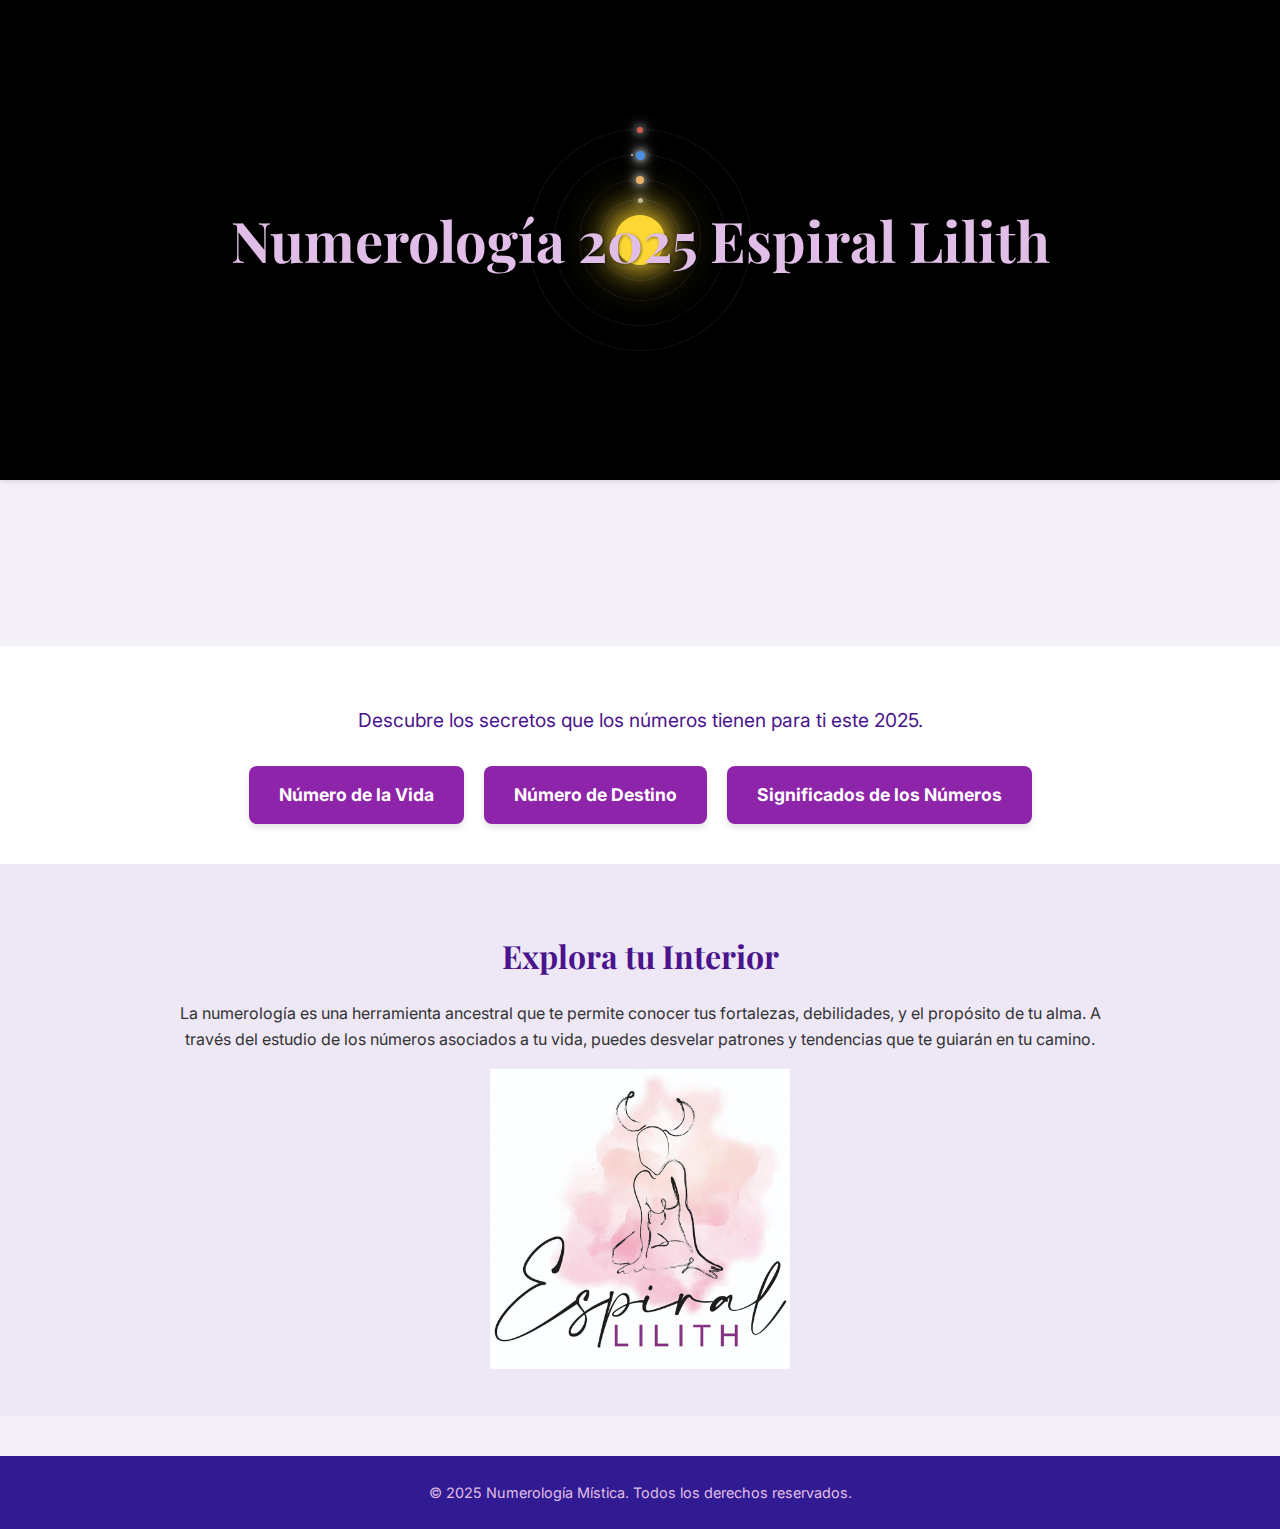
<file: index.html>
<!DOCTYPE html>
<html lang="es">
<head>
    <meta charset="UTF-8">
    <meta name="viewport" content="width=device-width, initial-scale=1.0">
    <title>Numerología 2025 - Inicio</title>
    <link rel="stylesheet" href="style.css">
    <link href="https://fonts.googleapis.com/css2?family=Inter:wght@400;700&family=Playfair+Display:wght@700&display=swap" rel="stylesheet">
</head>
<body>
    <header class="main-header">
        <div class="solar-system-container">
            <div class="solar-system">
                <div class="sun"></div>
                <div class="orbit mercury-orbit">
                    <div class="planet mercury"></div>
                </div>
                <div class="orbit venus-orbit">
                    <div class="planet venus"></div>
                </div>
                <div class="orbit earth-orbit">
                    <div class="planet earth">
                        <div class="moon"></div>
                    </div>
                </div>
                <div class="orbit mars-orbit">
                    <div class="planet mars"></div>
                </div>
                </div>
        </div>
        <div class="container header-content">
            <h1 class="site-title">Numerología 2025 Espiral Lilith</h1>
        </div>
    </header>

    <main>
        <section class="video-section">
            <div class="container">
                 <div class="video-wrapper">
                        <iframe width="280" height="158" src="https://www.youtube.com/embed/_r5gtk5lbyU?si=gnXBjD94B9fyAjDO?autoplay=1&controls=0"
                            title="YouTube video player" frameborder="0" 
                            allow="accelerometer; autoplay; clipboard-write; encrypted-media; gyroscope; picture-in-picture; web-share" 
                            referrerpolicy="strict-origin-when-cross-origin" allowfullscreen>
                            
                            </iframe>
                </div>
            </div>
        </section> 
        <section class="navigation-section">
            <div class="container">
                <p class="intro-text">Descubre los secretos que los números tienen para ti este 2025.</p>
                <nav class="main-nav">
                    <a href="vida.html" class="nav-button">Número de la Vida</a>
                    <a href="destino.html" class="nav-button">Número de Destino</a>
                    <a href="significados.html" class="nav-button">Significados de los Números</a>
                </nav>
            </div>
        </section>

        <section class="featured-section">
            <div class="container">
                <h2>Explora tu Interior</h2>
                <p>La numerología es una herramienta ancestral que te permite conocer tus fortalezas, debilidades, y el propósito de tu alma. A través del estudio de los números asociados a tu vida, puedes desvelar patrones y tendencias que te guiarán en tu camino.</p>
                 <img src="espiral.jpg" width="300" height="300">
            </div>
        </section>
    </main>

    <footer>
        <div class="container">
            <p>&copy; 2025 Numerología Mística. Todos los derechos reservados.</p>
        </div>
    </footer>
</body>
</html>
</file>
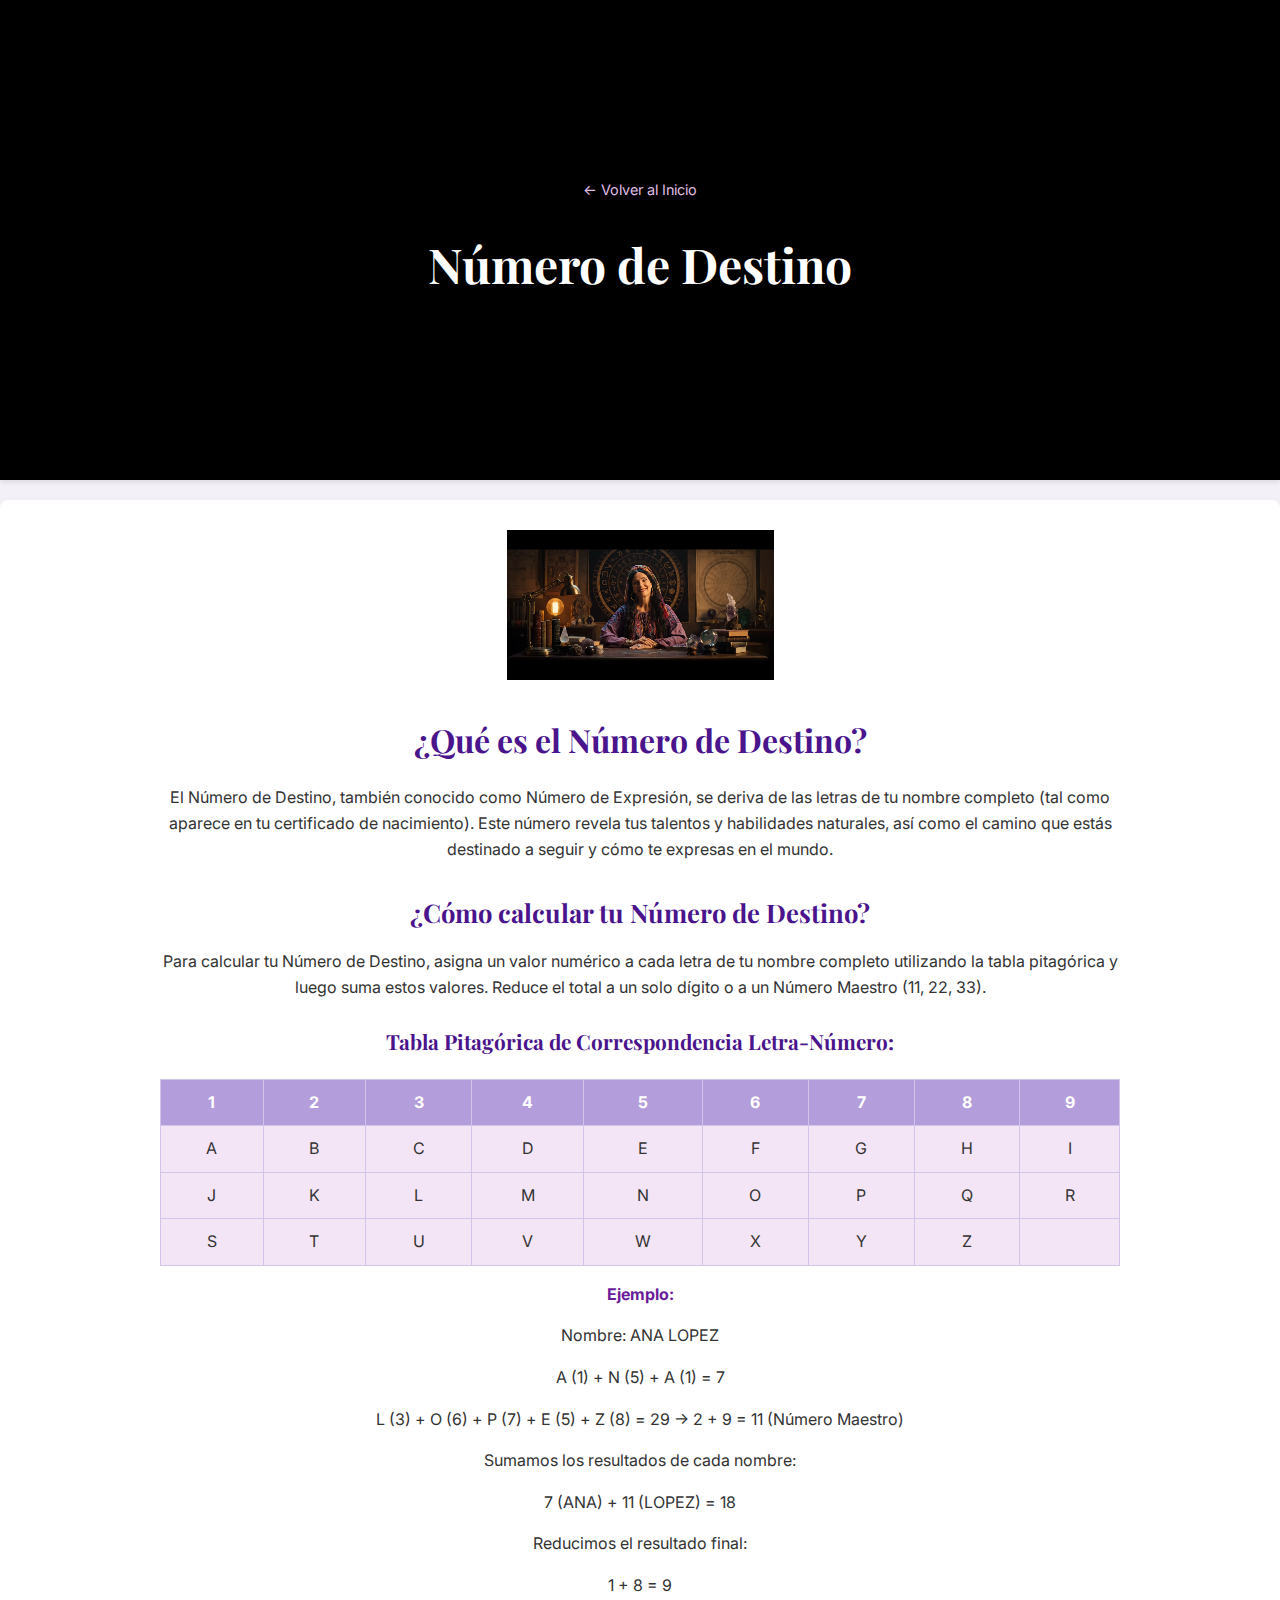
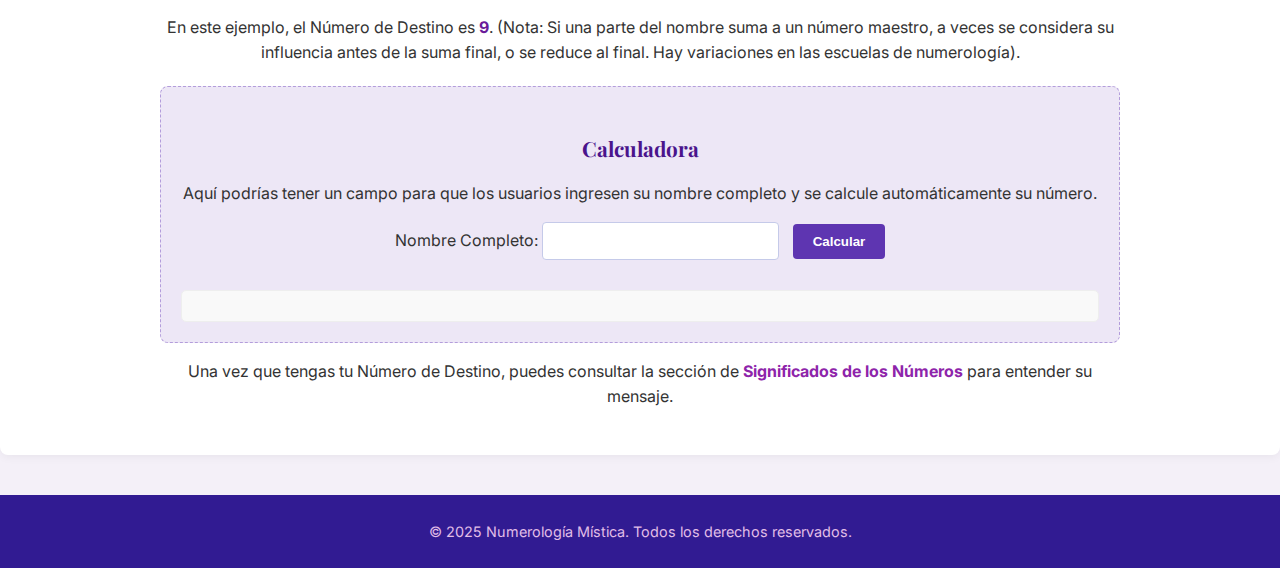
<file: destino.html>
<!DOCTYPE html>
<html lang="es">
<head>
    <meta charset="UTF-8">
    <meta name="viewport" content="width=device-width, initial-scale=1.0">
    <title>Número de Destino - Numerología 2025</title>
    <link rel="stylesheet" href="style.css">
    <link href="https://fonts.googleapis.com/css2?family=Inter:wght@400;700&family=Playfair+Display:wght@700&display=swap" rel="stylesheet">
</head>
<body>
    <header class="main-header">
        <div class="container">
            <a href="index.html" class="back-link">&larr; Volver al Inicio</a>
            <h1 class="page-title">Número de Destino</h1>
        </div>
    </header>

    <main>
        <section class="content-section">
            <div class="container">
                 <div class="video">
        <video width="300" height="150" autoplay>
    <source src="Video_de_Gitana_Mágica_Listo.mp4" type="video/mp4">
  </video>
         </div>
                <h2>¿Qué es el Número de Destino?</h2>
                <p>El Número de Destino, también conocido como Número de Expresión, se deriva de las letras de tu nombre completo (tal como aparece en tu certificado de nacimiento). Este número revela tus talentos y habilidades naturales, así como el camino que estás destinado a seguir y cómo te expresas en el mundo.</p>

                <h3>¿Cómo calcular tu Número de Destino?</h3>
                <p>Para calcular tu Número de Destino, asigna un valor numérico a cada letra de tu nombre completo utilizando la tabla pitagórica y luego suma estos valores. Reduce el total a un solo dígito o a un Número Maestro (11, 22, 33).</p>
                
                <h4>Tabla Pitagórica de Correspondencia Letra-Número:</h4>
                <table class="numerology-table">
                    <thead>
                        <tr>
                            <th>1</th>
                            <th>2</th>
                            <th>3</th>
                            <th>4</th>
                            <th>5</th>
                            <th>6</th>
                            <th>7</th>
                            <th>8</th>
                            <th>9</th>
                        </tr>
                    </thead>
                    <tbody>
                        <tr>
                            <td>A</td>
                            <td>B</td>
                            <td>C</td>
                            <td>D</td>
                            <td>E</td>
                            <td>F</td>
                            <td>G</td>
                            <td>H</td>
                            <td>I</td>
                        </tr>
                        <tr>
                            <td>J</td>
                            <td>K</td>
                            <td>L</td>
                            <td>M</td>
                            <td>N</td>
                            <td>O</td>
                            <td>P</td>
                            <td>Q</td>
                            <td>R</td>
                        </tr>
                        <tr>
                            <td>S</td>
                            <td>T</td>
                            <td>U</td>
                            <td>V</td>
                            <td>W</td>
                            <td>X</td>
                            <td>Y</td>
                            <td>Z</td>
                            <td></td>
                        </tr>
                    </tbody>
                </table>

                <p><strong>Ejemplo:</strong></p>
                <p>Nombre: ANA LOPEZ</p>
                <p>A (1) + N (5) + A (1) = 7</p>
                <p>L (3) + O (6) + P (7) + E (5) + Z (8) = 29 &rarr; 2 + 9 = 11 (Número Maestro)</p>
                <p>Sumamos los resultados de cada nombre:</p>
                <p>7 (ANA) + 11 (LOPEZ) = 18</p>
                <p>Reducimos el resultado final:</p>
                <p>1 + 8 = 9</p>
                <p>En este ejemplo, el Número de Destino es <strong>9</strong>. (Nota: Si una parte del nombre suma a un número maestro, a veces se considera su influencia antes de la suma final, o se reduce al final. Hay variaciones en las escuelas de numerología).</p>
                
                <div class="calculator-placeholder">
                    <h4>Calculadora </h4>
                    <p>Aquí podrías tener un campo para que los usuarios ingresen su nombre completo y se calcule automáticamente su número.</p>
                    <label for="nombre">Nombre Completo:</label>
                    <input type="text" id="nombre" name="nombre" class="input-field">
                    <button type="button" id="btnCalcularDestino" class="action-button">Calcular </button>
                    <div id="resultadoDestino" class="resultado-calculo" style="margin-top: 20px; padding: 15px; border: 1px solid #eee; border-radius: 5px; background-color: #f9f9f9;"></div>
                </div>

                <p>Una vez que tengas tu Número de Destino, puedes consultar la sección de <a href="significados.html" class="inline-link">Significados de los Números</a> para entender su mensaje.</p>
            </div>
        </section>
    </main>

    <footer>
        <div class="container">
            <p>&copy; 2025 Numerología Mística. Todos los derechos reservados.</p>
        </div>
    </footer>
    <script src="numerology.js"></script>
</body>
</html>
</file>
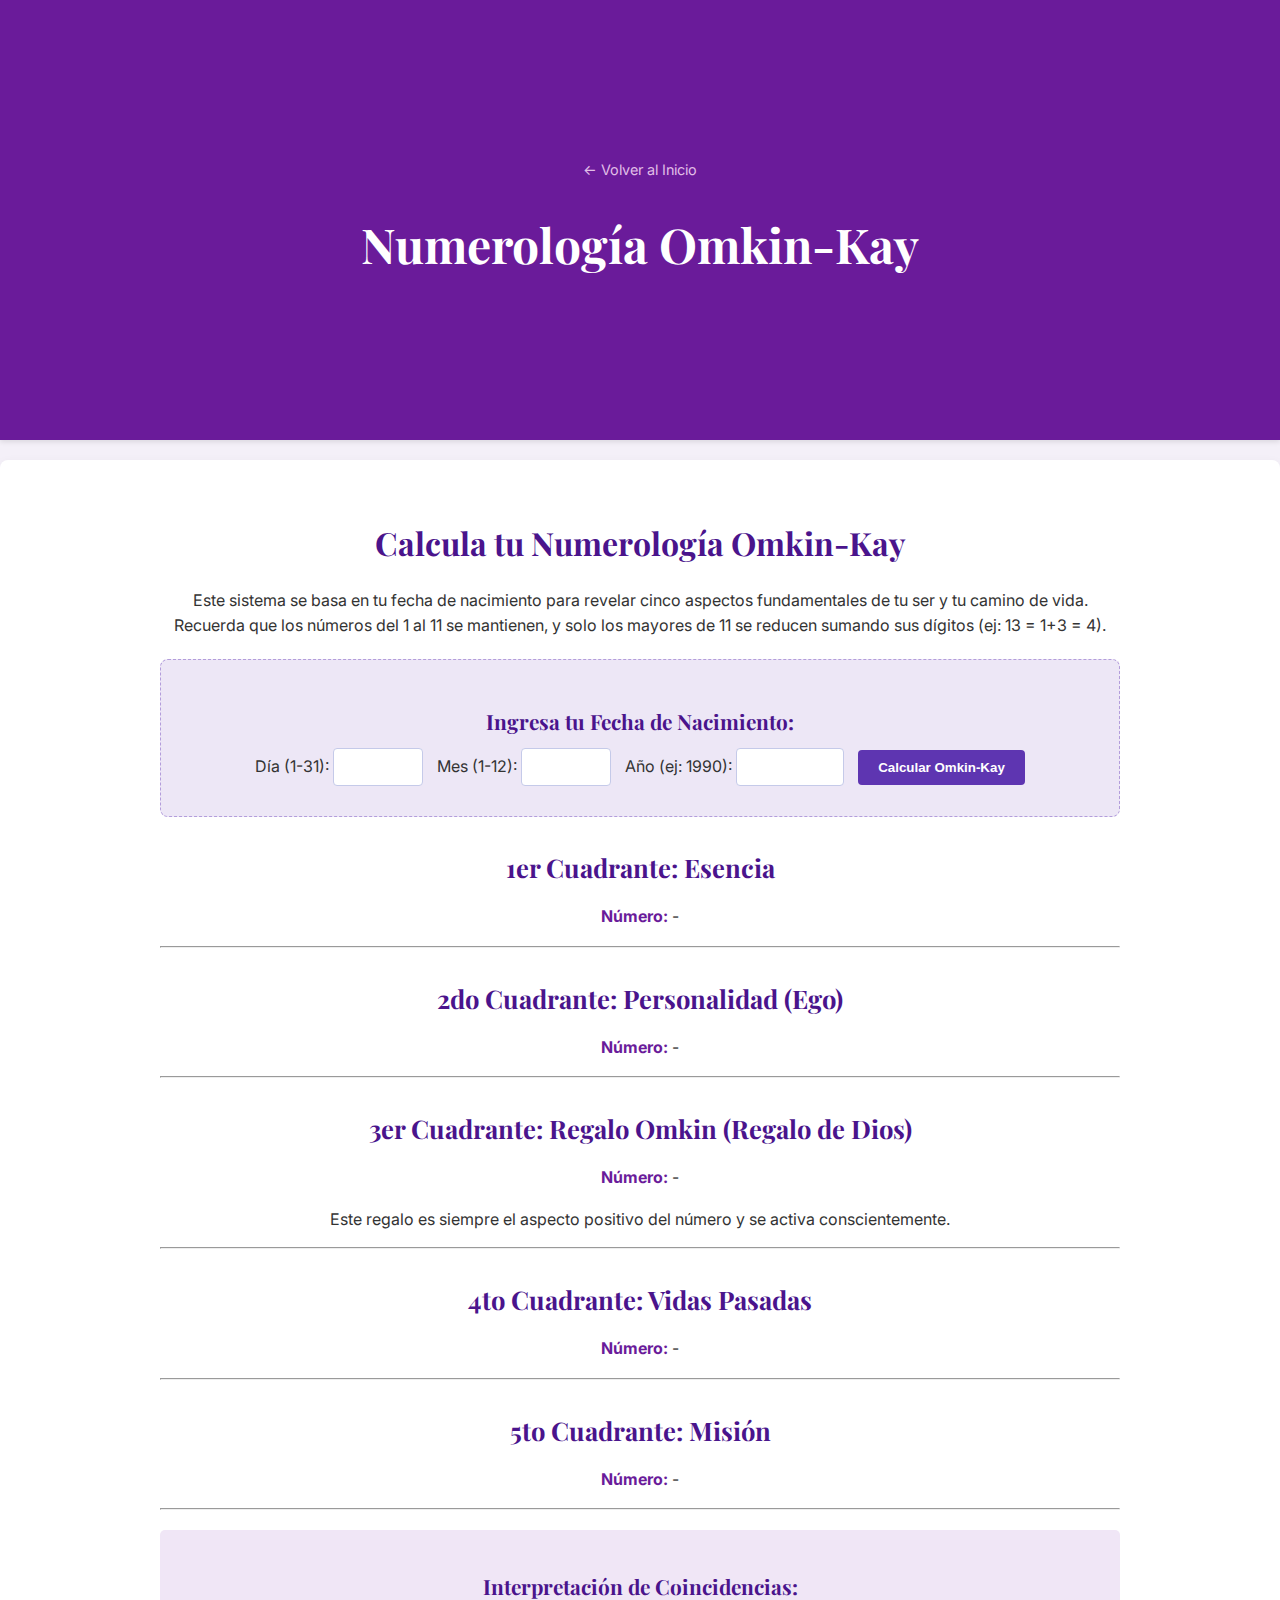
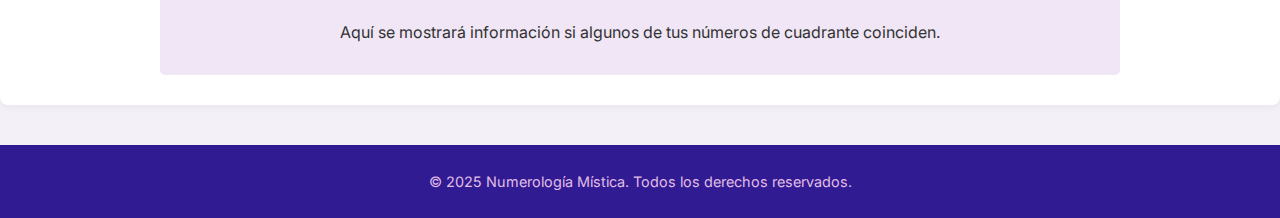
<file: omkin-kay.html>
<!DOCTYPE html>
<html lang="es">
<head>
    <meta charset="UTF-8">
    <meta name="viewport" content="width=device-width, initial-scale=1.0">
    <title>Numerología Omkin-Kay - Cálculo</title>
    <link rel="stylesheet" href="style.css">
    <link href="https://fonts.googleapis.com/css2?family=Inter:wght@400;700&family=Playfair+Display:wght@700&display=swap" rel="stylesheet">
</head>
<body>
    <header class="main-header sub-page-header"> <div class="container">
            <a href="index.html" class="back-link">&larr; Volver al Inicio</a>
            <h1 class="page-title">Numerología Omkin-Kay</h1>
        </div>
    </header>

    <main>
        <section class="content-section">
            <div class="container">
                <h2>Calcula tu Numerología Omkin-Kay</h2>
                <p>Este sistema se basa en tu fecha de nacimiento para revelar cinco aspectos fundamentales de tu ser y tu camino de vida. Recuerda que los números del 1 al 11 se mantienen, y solo los mayores de 11 se reducen sumando sus dígitos (ej: 13 = 1+3 = 4).</p>

                <div class="calculator-placeholder">
                    <h4>Ingresa tu Fecha de Nacimiento:</h4>
                    
                    <label for="diaNacimientoOK">Día (1-31):</label>
                    <input type="number" id="diaNacimientoOK" name="diaNacimientoOK" min="1" max="31" class="input-field">
                    
                    <label for="mesNacimientoOK">Mes (1-12):</label>
                    <input type="number" id="mesNacimientoOK" name="mesNacimientoOK" min="1" max="12" class="input-field">
                    
                    <label for="anoNacimientoOK">Año (ej: 1990):</label>
                    <input type="number" id="anoNacimientoOK" name="anoNacimientoOK" min="1000" max="2099" class="input-field"> <button type="button" id="btnCalcularOmkinKay" class="action-button">Calcular Omkin-Kay</button>
                </div>

                <div id="resultadoOmkinKay" class="resultado-omkin-kay" style="margin-top: 30px;">
                    <div id="cuadranteEsencia" class="cuadrante-resultado">
                        <h3>1er Cuadrante: Esencia</h3>
                        <p><strong>Número:</strong> <span id="numeroEsenciaOK">-</span></p>
                        <p id="significadoEsenciaOK"></p>
                    </div>
                    <hr class="separator-cuadrante">
                    <div id="cuadrantePersonalidad" class="cuadrante-resultado">
                        <h3>2do Cuadrante: Personalidad (Ego)</h3>
                        <p><strong>Número:</strong> <span id="numeroPersonalidadOK">-</span></p>
                        <p id="significadoPersonalidadOK"></p>
                    </div>
                    <hr class="separator-cuadrante">
                    <div id="cuadranteRegalo" class="cuadrante-resultado">
                        <h3>3er Cuadrante: Regalo Omkin (Regalo de Dios)</h3>
                        <p><strong>Número:</strong> <span id="numeroRegaloOK">-</span></p>
                        <p id="significadoRegaloOK">Este regalo es siempre el aspecto positivo del número y se activa conscientemente.</p>
                    </div>
                    <hr class="separator-cuadrante">
                    <div id="cuadranteVidasPasadas" class="cuadrante-resultado">
                        <h3>4to Cuadrante: Vidas Pasadas</h3>
                        <p><strong>Número:</strong> <span id="numeroVidasPasadasOK">-</span></p>
                        <p id="significadoVidasPasadasOK"></p>
                    </div>
                    <hr class="separator-cuadrante">
                    <div id="cuadranteMision" class="cuadrante-resultado">
                        <h3>5to Cuadrante: Misión</h3>
                        <p><strong>Número:</strong> <span id="numeroMisionOK">-</span></p>
                        <p id="significadoMisionOK"></p>
                    </div>
                    <hr class="separator-cuadrante">
                    <div id="coincidenciasCuadrantesOK" class="coincidencias-resultado" style="margin-top:20px; padding:15px; background-color:#f0e6f6; border-radius:5px;">
                        <h4>Interpretación de Coincidencias:</h4>
                        <p id="textoCoincidenciasOK">Aquí se mostrará información si algunos de tus números de cuadrante coinciden.</p>
                    </div>
                </div>
            </div>
        </section>
    </main>

    <footer>
        <div class="container">
            <p>&copy; 2025 Numerología Mística. Todos los derechos reservados.</p>
        </div>
    </footer>

    <script src="numerology.js"></script> </body>
</html>
</file>
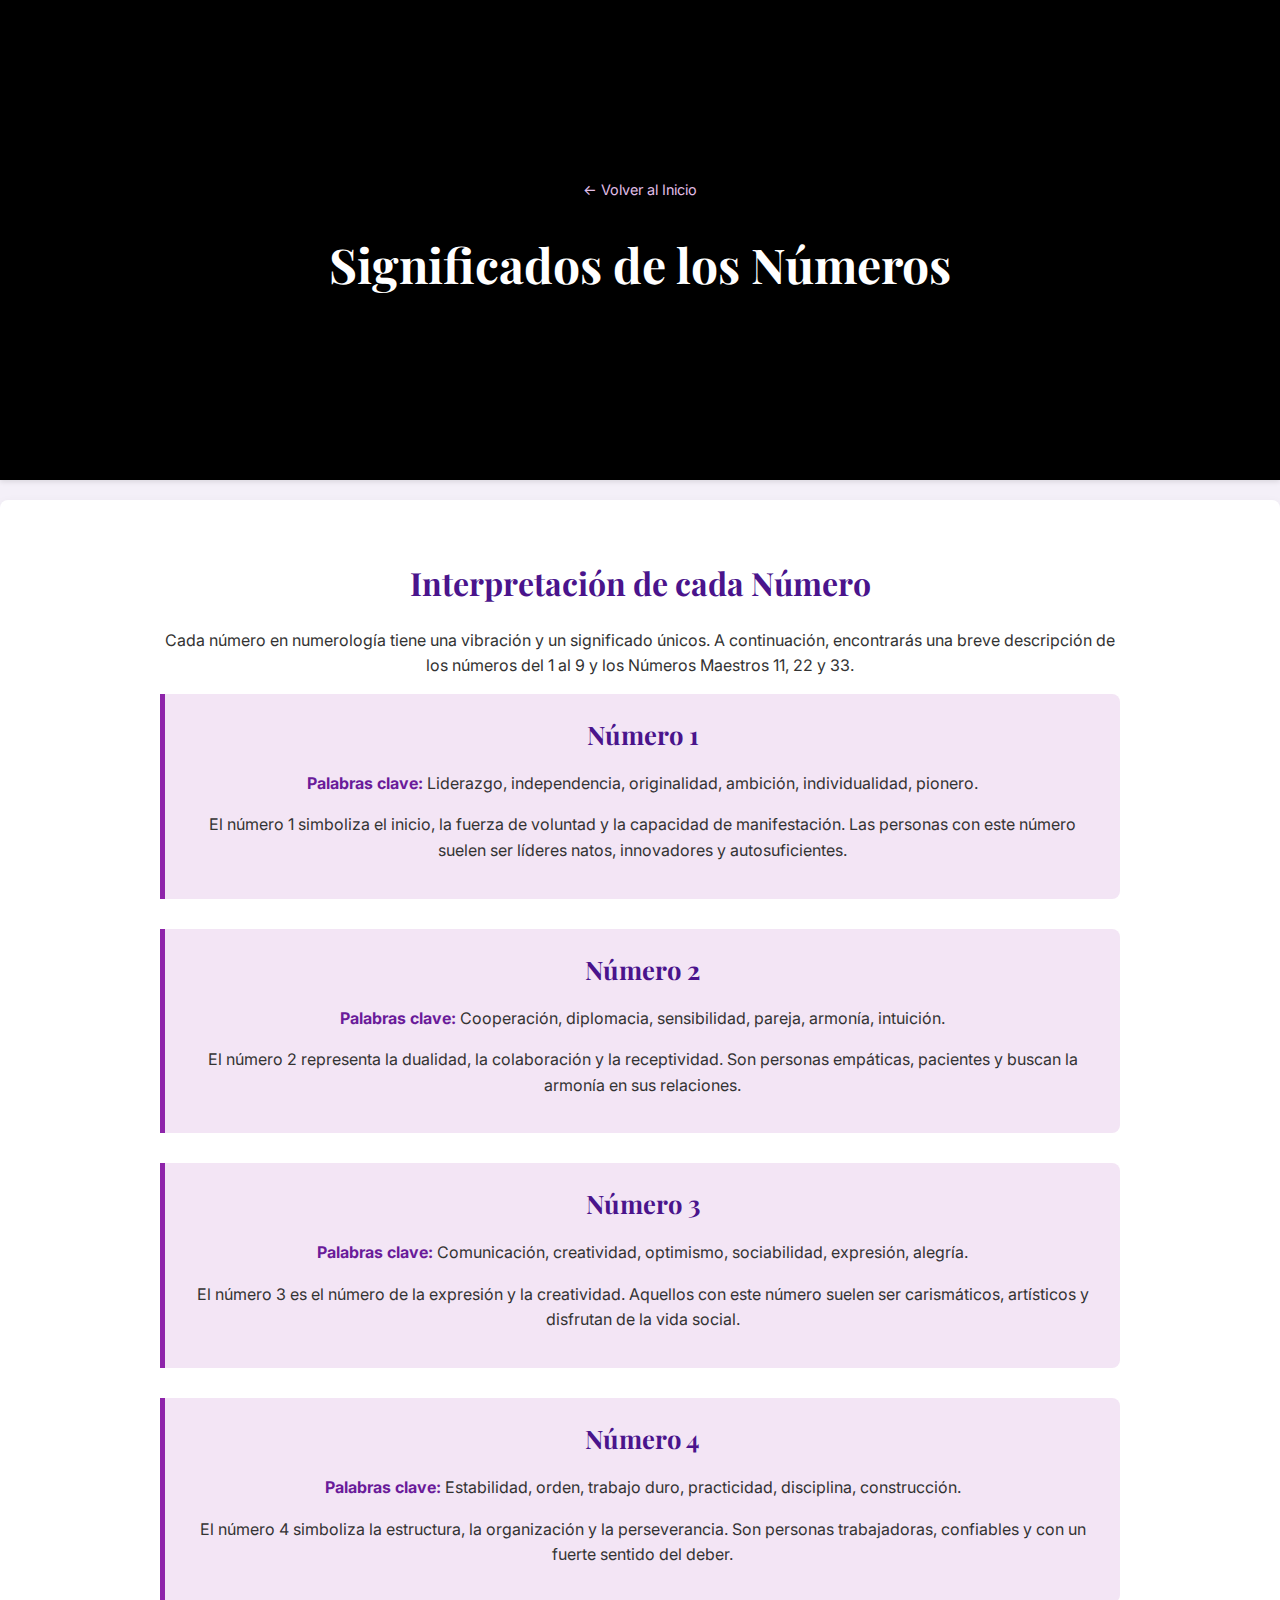
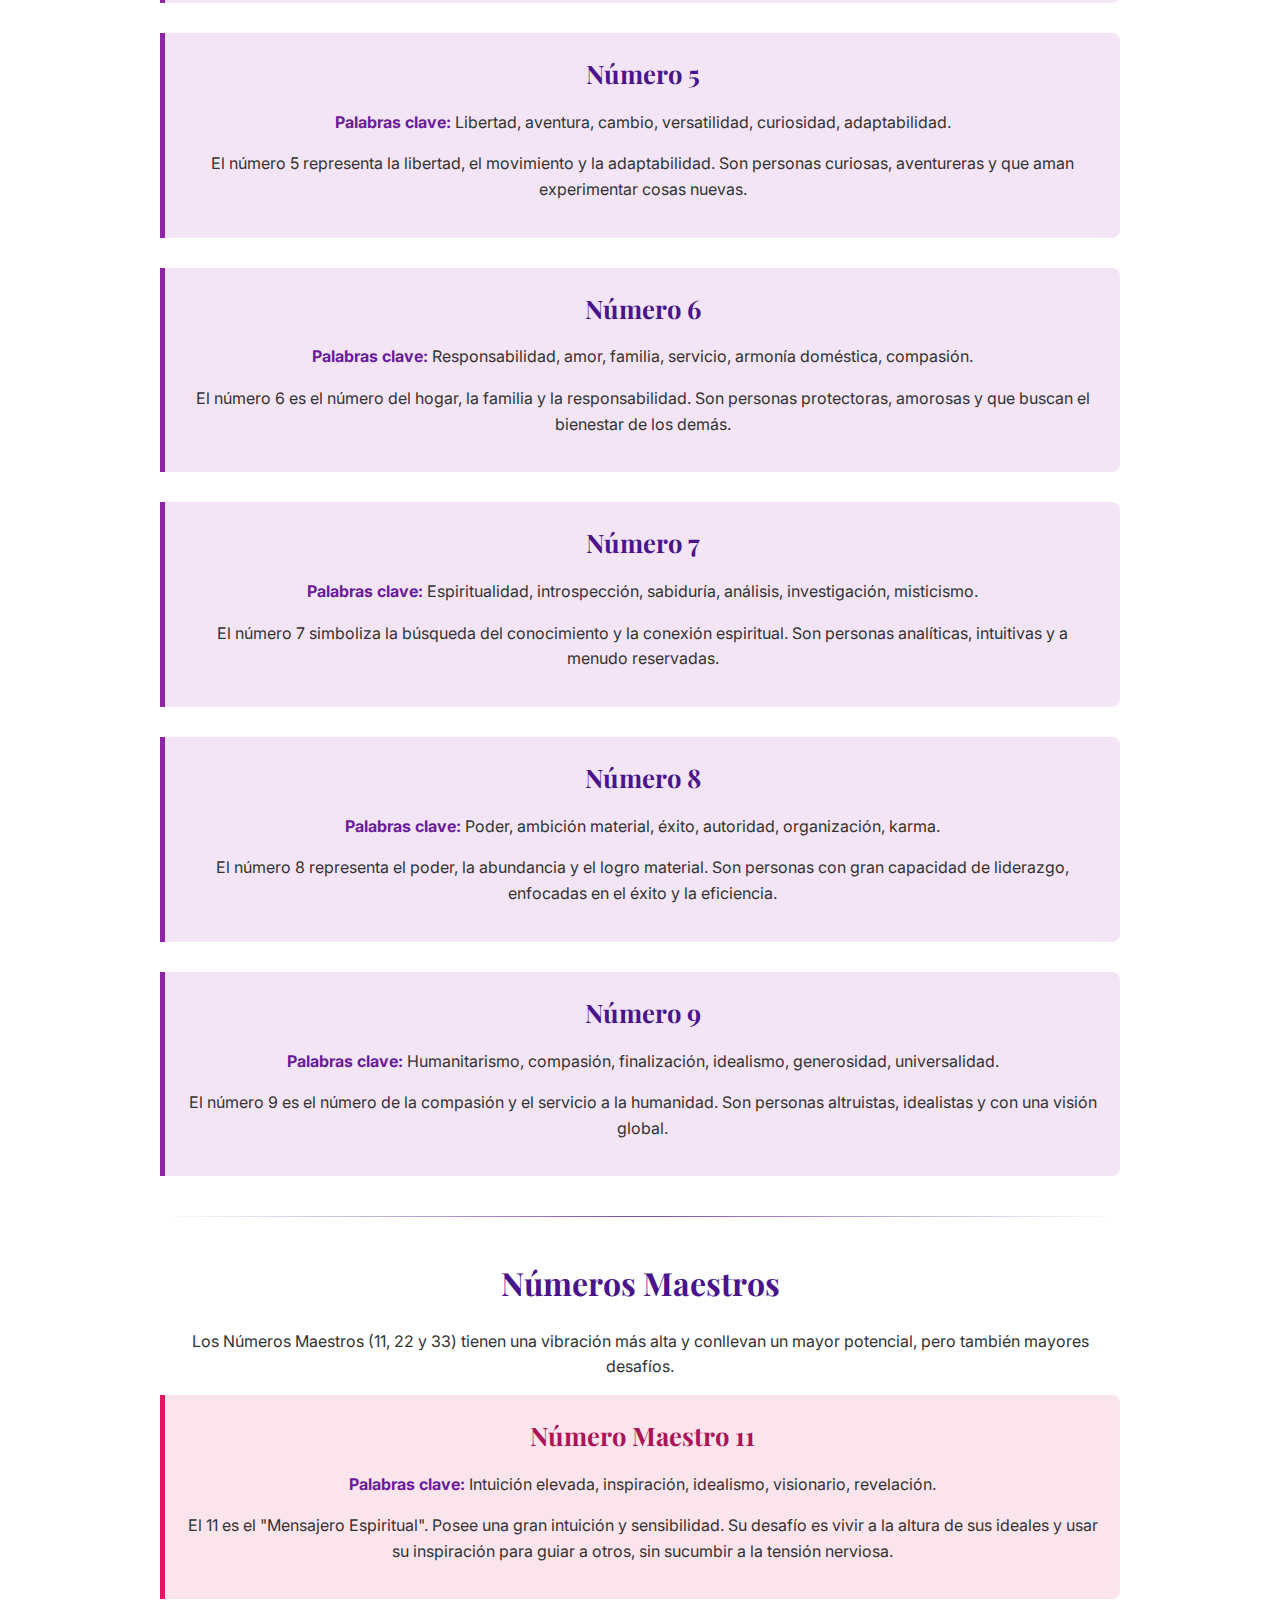
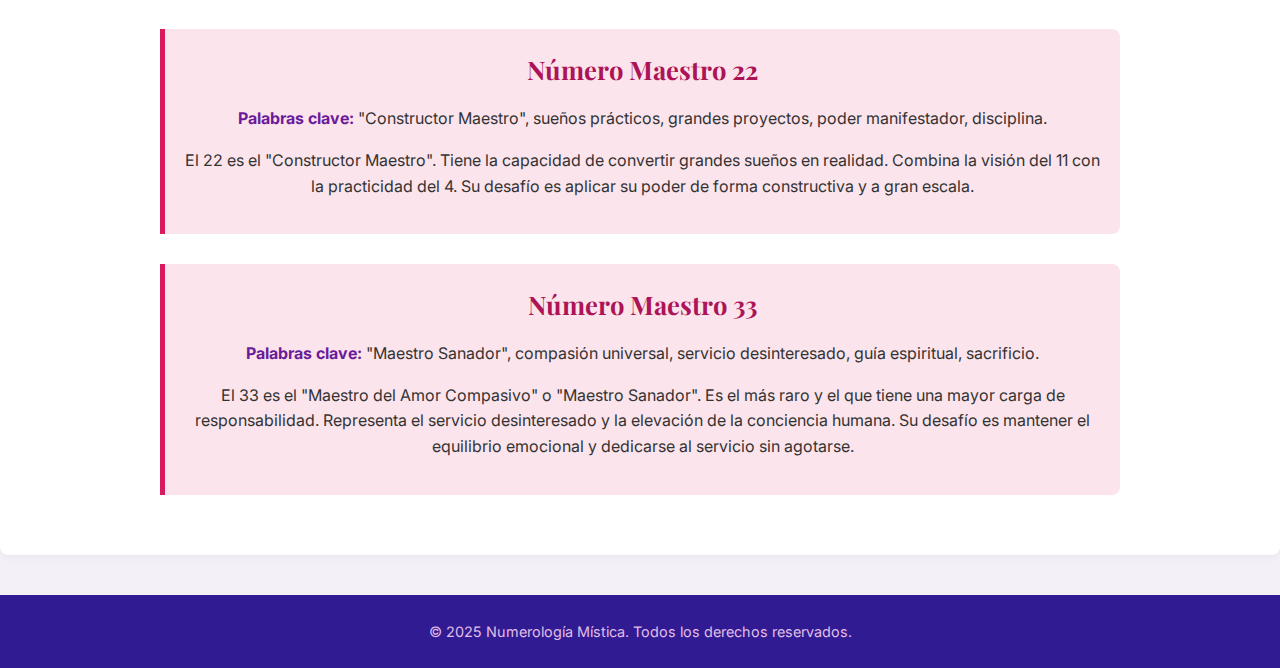
<file: significados.html>
<!DOCTYPE html>
<html lang="es">
<head>
    <meta charset="UTF-8">
    <meta name="viewport" content="width=device-width, initial-scale=1.0">
    <title>Significados de los Números - Numerología 2025</title>
    <link rel="stylesheet" href="style.css">
    <link href="https://fonts.googleapis.com/css2?family=Inter:wght@400;700&family=Playfair+Display:wght@700&display=swap" rel="stylesheet">
</head>
<body>
    <header class="main-header">
        <div class="container">
            <a href="index.html" class="back-link">&larr; Volver al Inicio</a>
            <h1 class="page-title">Significados de los Números</h1>
        </div>
    </header>

    <main>
        <section class="content-section">
            <div class="container">
                <h2>Interpretación de cada Número</h2>
                <p>Cada número en numerología tiene una vibración y un significado únicos. A continuación, encontrarás una breve descripción de los números del 1 al 9 y los Números Maestros 11, 22 y 33.</p>

                <div class="number-meaning">
                    <h3>Número 1</h3>
                    <p><strong>Palabras clave:</strong> Liderazgo, independencia, originalidad, ambición, individualidad, pionero.</p>
                    <p>El número 1 simboliza el inicio, la fuerza de voluntad y la capacidad de manifestación. Las personas con este número suelen ser líderes natos, innovadores y autosuficientes.</p>
                </div>

                <div class="number-meaning">
                    <h3>Número 2</h3>
                    <p><strong>Palabras clave:</strong> Cooperación, diplomacia, sensibilidad, pareja, armonía, intuición.</p>
                    <p>El número 2 representa la dualidad, la colaboración y la receptividad. Son personas empáticas, pacientes y buscan la armonía en sus relaciones.</p>
                </div>

                <div class="number-meaning">
                    <h3>Número 3</h3>
                    <p><strong>Palabras clave:</strong> Comunicación, creatividad, optimismo, sociabilidad, expresión, alegría.</p>
                    <p>El número 3 es el número de la expresión y la creatividad. Aquellos con este número suelen ser carismáticos, artísticos y disfrutan de la vida social.</p>
                </div>

                <div class="number-meaning">
                    <h3>Número 4</h3>
                    <p><strong>Palabras clave:</strong> Estabilidad, orden, trabajo duro, practicidad, disciplina, construcción.</p>
                    <p>El número 4 simboliza la estructura, la organización y la perseverancia. Son personas trabajadoras, confiables y con un fuerte sentido del deber.</p>
                </div>

                <div class="number-meaning">
                    <h3>Número 5</h3>
                    <p><strong>Palabras clave:</strong> Libertad, aventura, cambio, versatilidad, curiosidad, adaptabilidad.</p>
                    <p>El número 5 representa la libertad, el movimiento y la adaptabilidad. Son personas curiosas, aventureras y que aman experimentar cosas nuevas.</p>
                </div>

                <div class="number-meaning">
                    <h3>Número 6</h3>
                    <p><strong>Palabras clave:</strong> Responsabilidad, amor, familia, servicio, armonía doméstica, compasión.</p>
                    <p>El número 6 es el número del hogar, la familia y la responsabilidad. Son personas protectoras, amorosas y que buscan el bienestar de los demás.</p>
                </div>

                <div class="number-meaning">
                    <h3>Número 7</h3>
                    <p><strong>Palabras clave:</strong> Espiritualidad, introspección, sabiduría, análisis, investigación, misticismo.</p>
                    <p>El número 7 simboliza la búsqueda del conocimiento y la conexión espiritual. Son personas analíticas, intuitivas y a menudo reservadas.</p>
                </div>

                <div class="number-meaning">
                    <h3>Número 8</h3>
                    <p><strong>Palabras clave:</strong> Poder, ambición material, éxito, autoridad, organización, karma.</p>
                    <p>El número 8 representa el poder, la abundancia y el logro material. Son personas con gran capacidad de liderazgo, enfocadas en el éxito y la eficiencia.</p>
                </div>

                <div class="number-meaning">
                    <h3>Número 9</h3>
                    <p><strong>Palabras clave:</strong> Humanitarismo, compasión, finalización, idealismo, generosidad, universalidad.</p>
                    <p>El número 9 es el número de la compasión y el servicio a la humanidad. Son personas altruistas, idealistas y con una visión global.</p>
                </div>

                <hr class="separator">

                <h2>Números Maestros</h2>
                <p>Los Números Maestros (11, 22 y 33) tienen una vibración más alta y conllevan un mayor potencial, pero también mayores desafíos.</p>

                <div class="number-meaning master-number">
                    <h3>Número Maestro 11</h3>
                    <p><strong>Palabras clave:</strong> Intuición elevada, inspiración, idealismo, visionario, revelación.</p>
                    <p>El 11 es el "Mensajero Espiritual". Posee una gran intuición y sensibilidad. Su desafío es vivir a la altura de sus ideales y usar su inspiración para guiar a otros, sin sucumbir a la tensión nerviosa.</p>
                </div>

                <div class="number-meaning master-number">
                    <h3>Número Maestro 22</h3>
                    <p><strong>Palabras clave:</strong> "Constructor Maestro", sueños prácticos, grandes proyectos, poder manifestador, disciplina.</p>
                    <p>El 22 es el "Constructor Maestro". Tiene la capacidad de convertir grandes sueños en realidad. Combina la visión del 11 con la practicidad del 4. Su desafío es aplicar su poder de forma constructiva y a gran escala.</p>
                </div>

                <div class="number-meaning master-number">
                    <h3>Número Maestro 33</h3>
                    <p><strong>Palabras clave:</strong> "Maestro Sanador", compasión universal, servicio desinteresado, guía espiritual, sacrificio.</p>
                    <p>El 33 es el "Maestro del Amor Compasivo" o "Maestro Sanador". Es el más raro y el que tiene una mayor carga de responsabilidad. Representa el servicio desinteresado y la elevación de la conciencia humana. Su desafío es mantener el equilibrio emocional y dedicarse al servicio sin agotarse.</p>
                </div>

            </div>
        </section>
    </main>

    <footer>
        <div class="container">
            <p>&copy; 2025 Numerología Mística. Todos los derechos reservados.</p>
        </div>
    </footer>
</body>
</html>
</file>
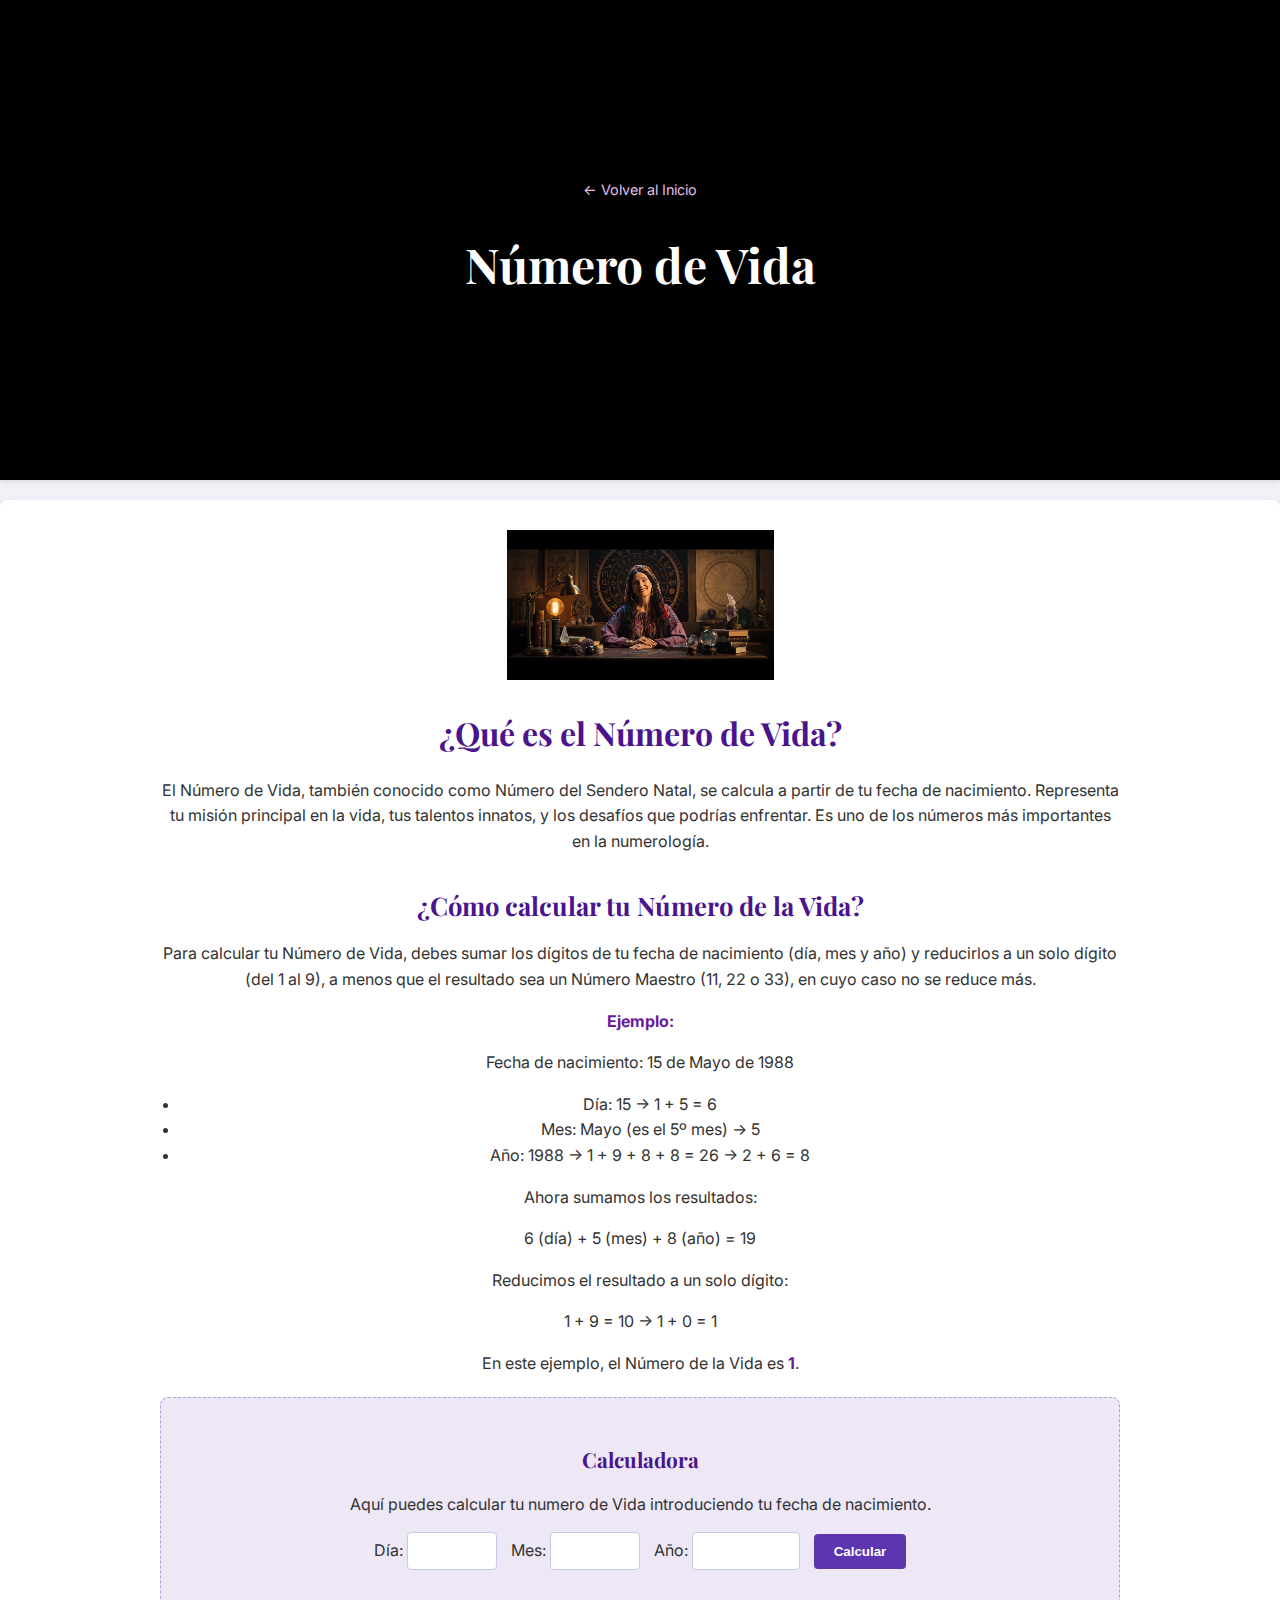
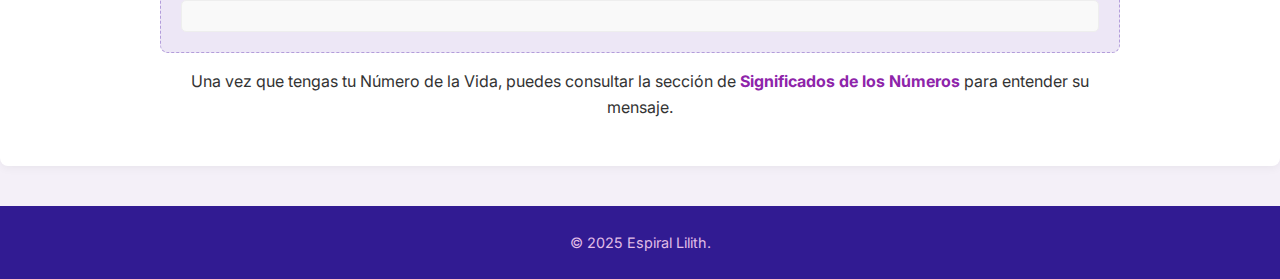
<file: vida.html>
<html lang="es">
<head>
    <meta charset="UTF-8">
    <meta name="viewport" content="width=device-width, initial-scale=1.0">
    <title>Número de la Vida - Numerología 2025</title>
    <link rel="stylesheet" href="style.css">
    <link href="https://fonts.googleapis.com/css2?family=Inter:wght@400;700&family=Playfair+Display:wght@700&display=swap" rel="stylesheet">
</head>
<body>
    <header class="main-header">
        <div class="container">
            <a href="index.html" class="back-link">&larr; Volver al Inicio</a>
            <h1 class="page-title">Número de Vida</h1>
        </div>
    </header>

    <main>
        <section class="content-section">
             <div class="video">
        <video width="300" height="150" autoplay>
    <source src="Video_de_Gitana_Mágica_Listo.mp4" type="video/mp4">
  </video>
         </div>
            <div class="container">
                <h2>¿Qué es el Número de Vida?</h2>
                <p>El Número de Vida, también conocido como Número del Sendero Natal, se calcula a partir de tu fecha de nacimiento. Representa tu misión principal en la vida, tus talentos innatos, y los desafíos que podrías enfrentar. Es uno de los números más importantes en la numerología.</p>

                <h3>¿Cómo calcular tu Número de la Vida?</h3>
                <p>Para calcular tu Número de Vida, debes sumar los dígitos de tu fecha de nacimiento (día, mes y año) y reducirlos a un solo dígito (del 1 al 9), a menos que el resultado sea un Número Maestro (11, 22 o 33), en cuyo caso no se reduce más.</p>
                <p><strong>Ejemplo:</strong></p>
                <p>Fecha de nacimiento: 15 de Mayo de 1988</p>
                <ul>
                    <li>Día: 15 &rarr; 1 + 5 = 6</li>
                    <li>Mes: Mayo (es el 5º mes) &rarr; 5</li>
                    <li>Año: 1988 &rarr; 1 + 9 + 8 + 8 = 26 &rarr; 2 + 6 = 8</li>
                </ul>
                <p>Ahora sumamos los resultados:</p>
                <p>6 (día) + 5 (mes) + 8 (año) = 19</p>
                <p>Reducimos el resultado a un solo dígito:</p>
                <p>1 + 9 = 10 &rarr; 1 + 0 = 1</p>
                <p>En este ejemplo, el Número de la Vida es <strong>1</strong>.</p>

                <div class="calculator-placeholder">
                    <h4>Calculadora </h4>
                    <p>Aquí puedes calcular tu numero de Vida introduciendo tu fecha de nacimiento.</p>
                    <label for="dia">Día:</label>
                    <input type="number" id="dia" name="dia" min="1" max="31" class="input-field">
                    <label for="mes">Mes:</label>
                    <input type="number" id="mes" name="mes" min="1" max="12" class="input-field">
                    <label for="ano">Año:</label>
                    <input type="number" id="ano" name="ano" min="1900" max="2025" class="input-field">
                    <button type="button" id="btnCalcularVida" class="action-button">Calcular</button>
                     <div id="resultadoVida" class="resultado-calculo" style="margin-top: 20px; padding: 15px; border: 1px solid #eee; border-radius: 5px; background-color: #f9f9f9;"></div>
                </div>

                <p>Una vez que tengas tu Número de la Vida, puedes consultar la sección de <a href="significados.html" class="inline-link">Significados de los Números</a> para entender su mensaje.</p>
            </div>
        </section>
    </main>

    <footer>
        <div class="container">
            <p>&copy; 2025 Espiral Lilith.</p>
        </div>
    </footer>
    <script src="numerology.js"></script>
</body>
</html>
</file>
<file: style.css>
body {
    font-family: 'Inter', sans-serif;
    margin: 0;
    padding: 0;
    background-color: #f4f0f8; /* Un lila muy pálido de fondo */
    color: #333;
    line-height: 1.6;
}
.video {
     text-align: center;
}
.container {
    text-align: center;
    width: 90%;
    max-width: 960px;
    margin: 0 auto;
    padding: 0 15px;
}

/* Encabezado */
.main-header {
    background-color: #000000; /* Fondo negro para el sistema solar */
    color: #fff;
    padding: 40px 0; /* Aumentamos padding para dar espacio al sistema solar */
    text-align: center;
    box-shadow: 0 2px 5px rgba(0,0,0,0.1);
    position: relative; /* Necesario para el posicionamiento absoluto del sistema solar */
    overflow: hidden; /* Para contener los elementos del sistema solar */
    min-height: 300px; /* Altura mínima para que se vea el sistema solar */
    display: flex; /* Para centrar el contenido del header */
    align-items: center;
    justify-content: center;
}

.header-content {
    position: relative; /* Para que el título esté sobre el sistema solar */
    z-index: 10; /* Asegura que el título esté al frente */
}

.site-title {
    font-family: 'Playfair Display', serif;
    font-size: 3em;
    color: #E1BEE7; /* Morado más claro para el título */
    margin: 0;
    font-weight: 700;
    text-shadow: 1px 1px 3px rgba(0,0,0,0.5); /* Sombra para legibilidad sobre planetas */
}
/* En style.css */
.site-title-area {
    display: flex;
    flex-direction: column;
    align-items: center;
    position: relative; /* Para el z-index si los botones se superponen al sistema solar */
    z-index: 11; /* Encima del sistema solar y el título */
}

.auth-buttons-header {
    margin-top: 10px;
    display: flex;
    gap: 15px;
}

.auth-button {
    background-color: #9C27B0; /* Un morado un poco más oscuro o diferente */
    color: white;
    padding: 8px 15px;
    text-decoration: none;
    border-radius: 5px;
    font-size: 0.9em;
    transition: background-color 0.3s ease;
}

.auth-button:hover {
    background-color: #7B1FA2;
}

/* Ajuste para el header principal si es necesario para acomodar los botones */
.main-header .header-content {
    /* Puedes necesitar ajustar el padding o la estructura si los botones no caben bien */
}
.page-title { /* Para otras páginas */
    font-family: 'Playfair Display', serif;
    font-size: 2.5em;
    color: #fff;
    margin: 10px 0 0 0;
}

.back-link {
    display: inline-block;
    color: #E1BEE7;
    text-decoration: none;
    margin-bottom: 15px;
    font-size: 0.9em;
    transition: color 0.3s ease;
}

.back-link:hover {
    color: #fff;
}

/* --- Inicio: Estilos del Sistema Solar Adaptados --- */
.solar-system-container {
    position: absolute;
    top: 0;
    left: 0;
    width: 100%;
    height: 100%;
    display: flex;
    justify-content: center;
    align-items: center;
    z-index: 1; /* Detrás del contenido del header, pero visible */
}

.solar-system {
    position: relative;
    /* Ajustamos el tamaño para que quepa en el header */
    /* Puedes experimentar con estos valores */
    width: 250px; /* Más pequeño para el header */
    height: 250px;
    display: flex;
    justify-content: center;
    align-items: center;
    transform: scale(0.8); /* Escala general para hacerlo más pequeño */
}

.sun {
    width: 50px; /* Sol más pequeño */
    height: 50px;
    background-color: #fdd835;
    border-radius: 50%;
    box-shadow: 0 0 30px #fdd835, 0 0 50px #fdd835;
    position: absolute;
    z-index: 5; /* Sol encima de las órbitas */
}

.orbit {
    position: absolute;
    border-radius: 50%;
    border: 1px dotted rgba(255, 255, 255, 0.15); /* Órbitas más sutiles */
    display: flex;
    justify-content: center;
    align-items: center;
}

.planet {
    position: absolute;
    border-radius: 50%;
    box-shadow: 0 0 8px currentColor, 0 0 15px currentColor;
}

/* Tamaños y órbitas de planetas (ajustados para ser más pequeños) */
.mercury-orbit {
    width: 80px; height: 80px;
    animation: orbit 8.8s linear infinite;
}
.mercury {
    width: 5px; height: 5px; background-color: #B0AFA8;
    top: -2.5px; /* (orbit_height/2) - (planet_height/2) */
}

.venus-orbit {
    width: 120px; height: 120px;
    animation: orbit 22.5s linear infinite;
}
.venus {
    width: 8px; height: 8px; background-color: #E6B169;
    top: -4px;
}

.earth-orbit {
    width: 170px; height: 170px;
    animation: orbit 36.5s linear infinite;
}
.earth {
    width: 9px; height: 9px; background-color: #4A90E2;
    top: -4.5px;
}

.moon {
    width: 2px; height: 2px; background-color: #CCCCCC;
    border-radius: 50%; position: absolute;
    left: -5px; top: 3.5px; /* Ajustado para la tierra más pequeña */
    animation: orbit-moon 2.7s linear infinite;
}

.mars-orbit {
    width: 220px; height: 220px;
    animation: orbit 68.7s linear infinite;
}
.mars {
    width: 6px; height: 6px; background-color: #D95C4A;
    top: -3px;
}

/* Animación de la órbita (sin cambios) */
@keyframes orbit {
    from { transform: rotate(0deg); }
    to { transform: rotate(360deg); }
}

@keyframes orbit-moon {
    from { transform: rotate(0deg) translateX(6px) rotate(0deg); } /* Radio de órbita luna ajustado */
    to { transform: rotate(360deg) translateX(6px) rotate(-360deg); }
}
/* --- Fin: Estilos del Sistema Solar Adaptados --- */


/* Navegación Principal (index.html) */
.navigation-section {
    padding: 40px 0;
    text-align: center;
    background-color: #fff; /* Mantenemos fondo blanco para esta sección */
}

.intro-text {
    font-size: 1.2em;
    margin-bottom: 30px;
    color: #4A148C;
}

.main-nav {
    display: flex;
    flex-direction: column;
    gap: 15px;
    align-items: center;
}

.nav-button {
    display: inline-block;
    background-color: #8E24AA;
    color: #fff;
    padding: 15px 30px;
    text-decoration: none;
    border-radius: 8px;
    font-size: 1.1em;
    font-weight: bold;
    transition: background-color 0.3s ease, transform 0.2s ease;
    min-width: 250px;
    text-align: center;
    box-shadow: 0 4px 6px rgba(0,0,0,0.1);
}

.nav-button:hover {
    background-color: #6A1B9A;
    transform: translateY(-2px);
}

/* Sección Destacada (index.html) */
.featured-section {
    padding: 40px 0;
    background-color: #EDE7F6;
}

.featured-section h2 {
    text-align: center;
    color: #4A148C;
    font-family: 'Playfair Display', serif;
    font-size: 2em;
    margin-bottom: 20px;
}

.featured-image {
    display: block;
    max-width: 100%;
    height: auto;
    border-radius: 8px;
    margin: 20px auto 0 auto;
    box-shadow: 0 4px 8px rgba(0,0,0,0.1);
}


/* Contenido de las Páginas Interiores (vida.html, destino.html, significados.html) */
/* Estos estilos se aplican cuando el header NO tiene el sistema solar */
/* Para mantener el header morado en las otras páginas, necesitamos una distinción o no aplicar el fondo negro globalmente */
/* Solución: Las otras páginas usarán un header con su propio estilo si es necesario, o podemos añadir una clase específica al header de index.html */

/* Si queremos que los headers de las otras páginas sigan siendo morados: */
.sub-page-header { /* Añade esta clase a los headers de vida.html, destino.html, significados.html */
    background-color: #6A1B9A; /* Morado principal oscuro */
    color: #fff;
    padding: 20px 0;
    text-align: center;
    box-shadow: 0 2px 5px rgba(0,0,0,0.1);
}
/* Y asegúrate de que .page-title y .back-link tengan el color correcto para este fondo */
.sub-page-header .page-title { color: #fff; }
.sub-page-header .back-link { color: #E1BEE7; }
.sub-page-header .back-link:hover { color: #fff; }


.content-section {
    padding: 30px 0;
    background-color: #fff;
    border-radius: 8px;
    margin: 20px auto; /* Centra y da espacio */
    box-shadow: 0 2px 10px rgba(0,0,0,0.05);
}

.content-section h2, .content-section h3, .content-section h4 {
    color: #4A148C;
    font-family: 'Playfair Display', serif;
}
.content-section h2 { font-size: 2em; margin-bottom: 20px; }
.content-section h3 { font-size: 1.6em; margin-top: 30px; margin-bottom: 15px; }
.content-section h4 { font-size: 1.3em; margin-top: 25px; margin-bottom: 10px; }
.content-section p, .content-section ul, .content-section table { margin-bottom: 15px; font-size: 1em; }
.content-section ul { padding-left: 20px; }
.content-section strong { color: #6A1B9A; }
.inline-link { color: #8E24AA; text-decoration: none; font-weight: bold; }
.inline-link:hover { text-decoration: underline; color: #4A148C; }

.numerology-table { width: 100%; border-collapse: collapse; margin: 20px 0; text-align: center; }
.numerology-table th, .numerology-table td { border: 1px solid #D1C4E9; padding: 10px; }
.numerology-table th { background-color: #B39DDB; color: #fff; font-weight: bold; }
.numerology-table td { background-color: #F3E5F5; }

.calculator-placeholder { background-color: #EDE7F6; padding: 20px; border-radius: 8px; margin-top: 20px; border: 1px dashed #B39DDB; }
.input-field { padding: 10px; margin-right: 10px; margin-bottom: 10px; border: 1px solid #C5CAE9; border-radius: 4px; font-family: 'Inter', sans-serif; }
.action-button { background-color: #5E35B1; color: white; padding: 10px 20px; border: none; border-radius: 4px; cursor: pointer; font-weight: bold; transition: background-color 0.3s ease; }
.action-button:hover { background-color: #4527A0; }

.number-meaning { margin-bottom: 30px; padding: 20px; background-color: #F3E5F5; border-left: 5px solid #8E24AA; border-radius: 0 8px 8px 0; }
.number-meaning h3 { margin-top: 0; }
.master-number { border-left-color: #D81B60; background-color: #FCE4EC; }
.master-number h3 { color: #AD1457; }
.separator { border: 0; height: 1px; background-image: linear-gradient(to right, rgba(0, 0, 0, 0), rgba(74, 20, 140, 0.75), rgba(0, 0, 0, 0)); margin: 40px 0; }

/* Pie de Página */
footer {
    background-color: #311B92;
    color: #E1BEE7;
    text-align: center;
    padding: 25px 0;
    margin-top: 40px;
}
footer p { margin: 0; font-size: 0.9em; }

/* Media Queries para Responsividad */
@media (min-width: 768px) {
    .site-title { font-size: 3.5em; }
    .page-title { font-size: 3em; }
    .main-nav { flex-direction: row; justify-content: center; gap: 20px; }
    .nav-button { min-width: auto; }
    .solar-system { transform: scale(1); /* Tamaño normal en pantallas más grandes */ }
    .main-header { min-height: 400px; /* Más altura en desktop */ }

}

@media (max-width: 767px) {
    .site-title { font-size: 2.2em; } /* Título más pequeño en móviles */
    .solar-system { transform: scale(0.6); /* Aún más pequeño en móviles */ }
    .main-header { min-height: 250px; padding: 20px 0; }
}
</file>
